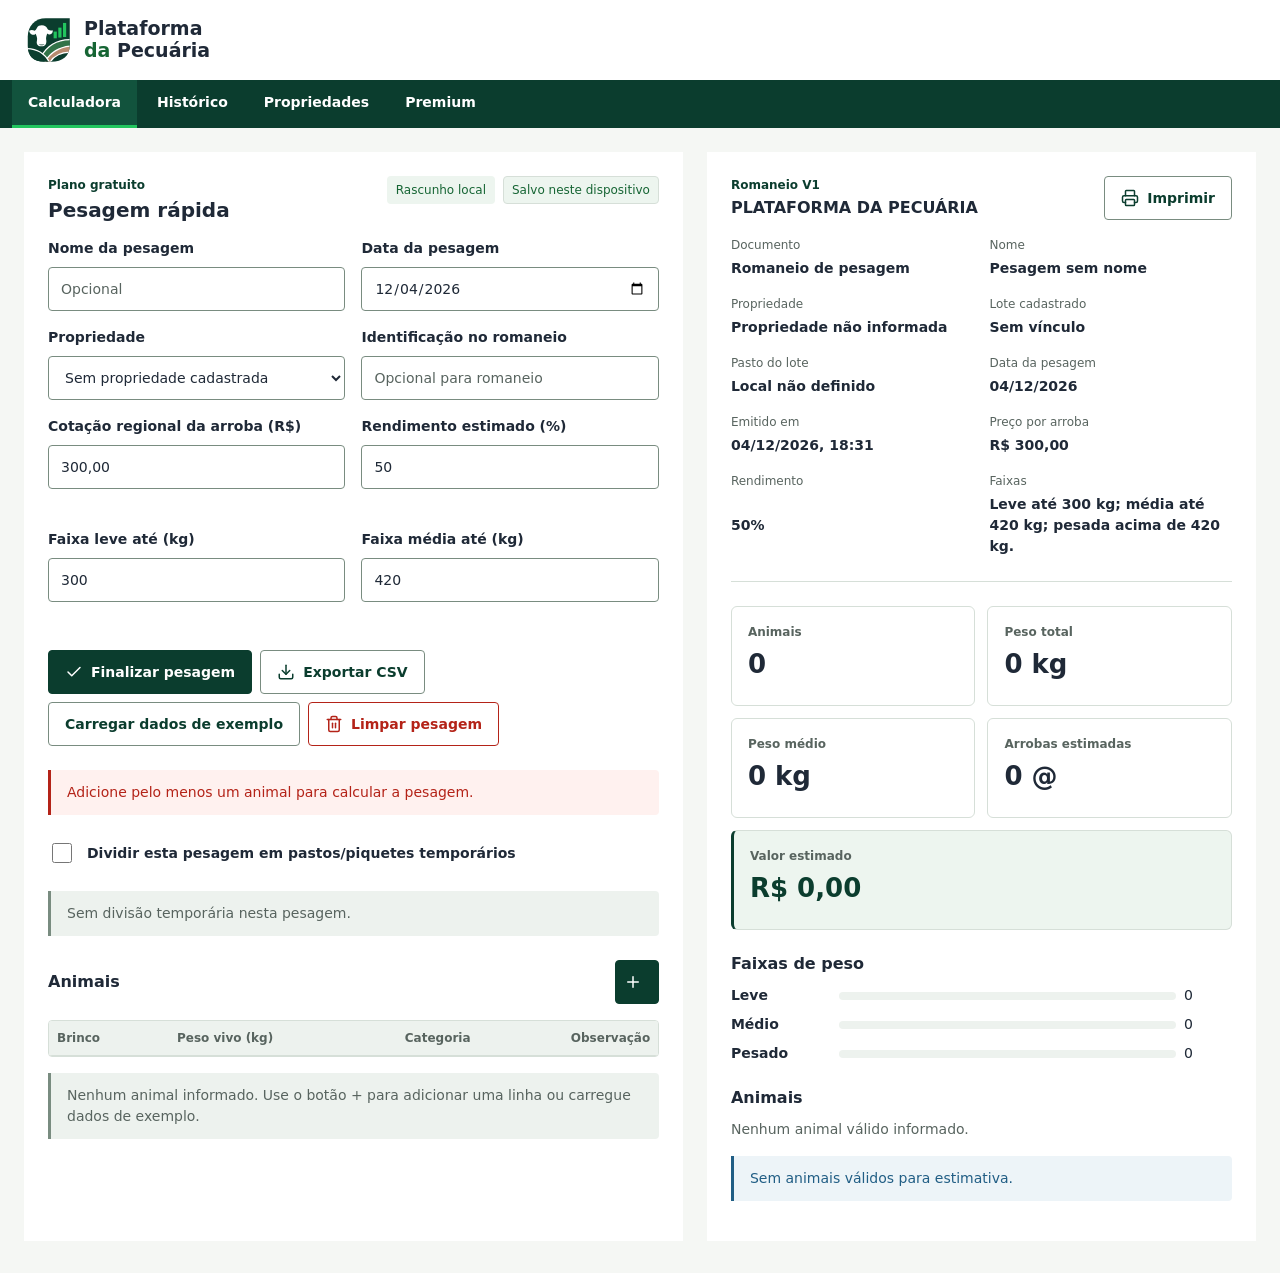
<file: index.html>
<!doctype html>
<html lang="pt-BR">
  <head>
    <meta charset="utf-8">
    <meta name="viewport" content="width=device-width, initial-scale=1">
    <title>Plataforma da Pecuária</title>
    <meta name="description" content="Calculadora de pesagem e base inicial para gestão rural.">
    <meta name="theme-color" content="#0B3D2E">
    <meta name="mobile-web-app-capable" content="yes">
    <meta name="apple-mobile-web-app-capable" content="yes">
    <meta name="apple-mobile-web-app-title" content="Pecuária">
    <meta name="apple-mobile-web-app-status-bar-style" content="default">
    <link rel="manifest" href="./manifest.webmanifest">
    <link rel="apple-touch-icon" href="./assets/icons/icon-180.png">
    <link rel="icon" type="image/png" sizes="32x32" href="./assets/icons/favicon-32.png">
    <link rel="stylesheet" href="styles.css">
  </head>
  <body>
    <div class="app-shell">
      <header class="topbar no-print">
        <div class="brand">
          <img class="brand-symbol" src="./assets/branding/symbol.svg" alt="" width="48" height="48">
          <h1>Plataforma<br><em>da</em> Pecuária</h1>
        </div>
        <nav class="tabs" aria-label="Navegação principal">
          <button class="tab-button active" id="calculator-tab" type="button" data-tab="calculator">Calculadora</button>
          <button class="tab-button" id="history-tab" type="button" data-tab="history">Histórico</button>
          <button class="tab-button" id="property-tab" type="button" data-tab="property">Propriedades</button>
          <button class="tab-button" id="premium-tab" type="button" data-tab="premium">Premium</button>
        </nav>
        <div class="pwa-controls no-print" aria-label="Aplicativo e conexão">
          <button class="secondary-button install-button hidden" id="install-app" type="button">Instalar aplicativo</button>
          <span class="connection-status hidden" id="connection-status" role="status" aria-live="polite"></span>
        </div>
      </header>

      <main>
        <section class="tab-panel active" id="calculator" aria-labelledby="calculator-tab">
          <div class="workspace">
            <section class="panel input-panel no-print" aria-label="Dados da pesagem">
              <div class="panel-heading">
                <div>
                  <p class="eyebrow">Plano gratuito</p>
                  <h2>Pesagem rápida</h2>
                </div>
                <div class="heading-actions">
                  <span class="status-pill">Rascunho local</span>
                  <span id="save-status" class="save-status saving" role="status" aria-live="polite">Salvando...</span>
                </div>
              </div>

              <div id="demo-banner" class="demo-banner hidden" role="status">
                Modo demonstração. Estes dados são fictícios e não podem ser finalizados no histórico.
              </div>

              <form id="weighing-form" class="form-grid">
                <label>
                  Nome da pesagem
                  <input id="weighing-name" type="text" value="" autocomplete="off" placeholder="Opcional">
                </label>
                <label>
                  Data da pesagem
                  <input id="weighing-date" type="date">
                </label>
                <label>
                  Propriedade
                  <select id="property-select">
                    <option value="">Sem propriedade cadastrada</option>
                  </select>
                </label>
                <label>
                  Identificação no romaneio
                  <input id="property-name" type="text" value="" placeholder="Opcional">
                </label>
                <label id="registered-lot-field" class="hidden">
                  Lote cadastrado (opcional)
                  <select id="registered-lot"><option value="">Sem lote cadastrado</option></select>
                </label>
                <label>
                  Cotação regional da arroba (R$)
                  <input id="arroba-price" type="text" inputmode="decimal" value="300,00" aria-describedby="arroba-price-message">
                  <span id="arroba-price-message" class="field-message error"></span>
                </label>
                <label>
                  Rendimento estimado (%)
                  <input id="yield-rate" type="text" inputmode="decimal" value="50" aria-describedby="yield-rate-message">
                  <span id="yield-rate-message" class="field-message error"></span>
                </label>
                <label>
                  Faixa leve até (kg)
                  <input id="light-limit" type="text" inputmode="decimal" value="300" aria-describedby="light-limit-message">
                  <span id="light-limit-message" class="field-message error"></span>
                </label>
                <label>
                  Faixa média até (kg)
                  <input id="medium-limit" type="text" inputmode="decimal" value="420" aria-describedby="medium-limit-message">
                  <span id="medium-limit-message" class="field-message error"></span>
                </label>
              </form>

              <div class="action-row">
                <button class="primary-button action-icon confirm" id="finalize-weighing" type="button">Finalizar pesagem</button>
                <button class="secondary-button action-icon download" id="export-current-csv" type="button">Exportar CSV</button>
                <button class="secondary-button" id="load-demo" type="button">Carregar dados de exemplo</button>
                <button class="secondary-button danger action-icon delete" id="clear-weighing" type="button">Limpar pesagem</button>
              </div>

              <div id="finalize-feedback" class="success-message hidden" role="status" aria-live="polite">
                <strong>Pesagem salva neste dispositivo.</strong>
                <div class="feedback-actions">
                  <button class="secondary-button" id="view-saved-weighing" type="button">Ver pesagem</button>
                  <button class="secondary-button" id="new-weighing" type="button">Nova pesagem</button>
                </div>
              </div>

              <div id="global-message" class="app-message" role="status"></div>
              <div id="persistence-message" class="app-message persistence-message hidden" role="status"></div>

              <section class="temporary-paddocks" aria-label="Pastos temporários da pesagem">
                <label class="toggle-row">
                  <input id="use-paddocks" type="checkbox">
                  <span>Dividir esta pesagem em pastos/piquetes temporários</span>
                </label>

                <div id="paddock-config" class="paddock-config hidden">
                  <div class="table-toolbar">
                    <h3>Pastos da pesagem</h3>
                    <button class="icon-button" id="add-paddock" type="button" aria-label="Adicionar pasto" title="Adicionar pasto">+</button>
                  </div>
                  <div class="animal-table-wrap">
                    <table class="animal-table">
                      <thead>
                        <tr>
                          <th>Nome do pasto</th>
                          <th>Lotação máxima</th>
                          <th>Uso atual</th>
                          <th>Situação</th>
                          <th aria-label="Ações"></th>
                        </tr>
                      </thead>
                      <tbody id="paddock-rows"></tbody>
                    </table>
                  </div>
                </div>

                <div id="no-paddock-message" class="empty-state">
                  Sem divisão temporária nesta pesagem.
                </div>
              </section>

              <div class="table-toolbar">
                <h3>Animais</h3>
                <button class="icon-button" id="add-animal" type="button" aria-label="Adicionar animal" title="Adicionar animal">+</button>
              </div>

              <div class="animal-table-wrap">
                <table class="animal-table">
                  <thead>
                    <tr>
                      <th>Brinco</th>
                      <th>Peso vivo (kg)</th>
                      <th>Categoria</th>
                      <th>Observação</th>
                      <th aria-label="Ações"></th>
                    </tr>
                  </thead>
                  <tbody id="animal-rows"></tbody>
                </table>
              </div>
              <p id="animal-empty-message" class="empty-state">
                Nenhum animal informado. Use o botão + para adicionar uma linha ou carregue dados de exemplo.
              </p>
            </section>

            <aside class="panel results-panel print-area" aria-label="Resultado da pesagem">
              <div class="panel-heading">
                <div>
                  <p class="eyebrow">Romaneio V1</p>
                  <h2>PLATAFORMA DA PECUÁRIA</h2>
                </div>
                <button id="print-report" class="secondary-button action-icon print no-print" type="button">Imprimir</button>
              </div>

              <section class="report-meta" aria-label="Identificação do romaneio">
                <div><span>Documento</span><strong id="report-document">Romaneio de pesagem</strong></div>
                <div><span>Nome</span><strong id="report-name">Pesagem sem nome</strong></div>
                <div><span>Propriedade</span><strong id="report-property">Propriedade não informada</strong></div>
                <div><span>Lote cadastrado</span><strong id="report-lot">Sem vínculo</strong></div>
                <div><span>Pasto do lote</span><strong id="report-paddock">Local não definido</strong></div>
                <div><span>Data da pesagem</span><strong id="report-date">Data não informada</strong></div>
                <div><span>Emitido em</span><strong id="report-issued-at">Emissão não informada</strong></div>
                <div><span>Preço por arroba</span><strong id="report-price">R$ 0,00</strong></div>
                <div><span>Rendimento</span><strong id="report-yield">0%</strong></div>
                <div><span>Faixas</span><strong id="report-band-params">Faixas não informadas</strong></div>
              </section>

              <div class="metrics">
                <div class="metric">
                  <span>Animais</span>
                  <strong id="total-animals">0</strong>
                </div>
                <div class="metric">
                  <span>Peso total</span>
                  <strong id="total-weight">0 kg</strong>
                </div>
                <div class="metric">
                  <span>Peso médio</span>
                  <strong id="average-weight">0 kg</strong>
                </div>
                <div class="metric">
                  <span>Arrobas estimadas</span>
                  <strong id="total-arrobas">0 @</strong>
                </div>
                <div class="metric accent">
                  <span>Valor estimado</span>
                  <strong id="estimated-value">R$ 0,00</strong>
                </div>
              </div>

              <section class="breakdown" aria-label="Faixas de peso">
                <h3>Faixas de peso</h3>
                <div id="weight-bands" class="band-list"></div>
              </section>

              <section class="breakdown" aria-label="Animais do romaneio">
                <h3>Animais</h3>
                <div id="report-list" class="report-list"></div>
              </section>

              <p id="report-estimate-note" class="estimate-note">
                Valores calculados como estimativas.
              </p>
            </aside>
          </div>
        </section>

        <section class="tab-panel" id="history" aria-labelledby="history-tab">
          <div class="workspace history-workspace">
            <section class="panel history-list-panel no-print" aria-label="Histórico de pesagens">
              <div class="panel-heading">
                <div>
                  <p class="eyebrow">Histórico local</p>
                  <h2>Pesagens salvas</h2>
                </div>
                <span class="status-pill neutral">Dados armazenados neste dispositivo.</span>
              </div>
              <label class="history-filter">
                Propriedade
                <select id="history-property-filter">
                  <option value="all">Todas as propriedades</option>
                  <option value="unlinked">Sem vínculo</option>
                </select>
              </label>
              <p id="history-empty-message" class="empty-state">Nenhuma pesagem salva neste dispositivo.</p>
              <label class="history-filter">Lote cadastrado
                <select id="history-lot-filter"><option value="all">Todos os lotes</option><option value="unlinked">Sem vínculo</option></select>
              </label>
              <div id="history-list" class="history-list"></div>
            </section>

            <aside class="panel results-panel history-detail print-area" aria-label="Detalhe da pesagem salva">
              <div class="panel-heading">
                <div>
                  <p class="eyebrow">Romaneio salvo</p>
                  <h2>PLATAFORMA DA PECUÁRIA</h2>
                </div>
                <div class="history-actions no-print">
                  <button class="secondary-button action-icon download" id="export-history-csv" type="button">Exportar CSV</button>
                  <button class="secondary-button action-icon print" id="print-history-report" type="button">Imprimir</button>
                  <button class="secondary-button danger action-icon delete" id="delete-history-session" type="button">Excluir</button>
                </div>
              </div>

              <div id="history-detail-empty" class="empty-state">
                Selecione uma pesagem salva para ver o romaneio.
              </div>

              <div id="history-detail-content" class="hidden">
                <section class="report-meta" aria-label="Identificação da pesagem salva">
                  <div><span>Documento</span><strong>Romaneio de pesagem</strong></div>
                  <div><span>Nome</span><strong id="history-report-name">Pesagem sem nome</strong></div>
                  <div><span>Propriedade</span><strong id="history-report-property">Propriedade não informada</strong></div>
                  <div><span>Lote cadastrado</span><strong id="history-report-lot">Sem vínculo</strong></div>
                  <div><span>Pasto na finalização</span><strong id="history-report-paddock">Local não definido</strong></div>
                  <div><span>Data da pesagem</span><strong id="history-report-date">Data não informada</strong></div>
                  <div><span>Salvo em</span><strong id="history-report-created-at">Salvamento não informado</strong></div>
                  <div><span>Preço por arroba</span><strong id="history-report-price">R$ 0,00</strong></div>
                  <div><span>Rendimento</span><strong id="history-report-yield">0%</strong></div>
                  <div><span>Faixas</span><strong id="history-report-band-params">Faixas não informadas</strong></div>
                </section>

                <div class="metrics">
                  <div class="metric">
                    <span>Animais</span>
                    <strong id="history-total-animals">0</strong>
                  </div>
                  <div class="metric">
                    <span>Peso total</span>
                    <strong id="history-total-weight">0 kg</strong>
                  </div>
                  <div class="metric">
                    <span>Peso médio</span>
                    <strong id="history-average-weight">0 kg</strong>
                  </div>
                  <div class="metric">
                    <span>Arrobas estimadas</span>
                    <strong id="history-total-arrobas">0 @</strong>
                  </div>
                  <div class="metric accent">
                    <span>Valor estimado</span>
                    <strong id="history-estimated-value">R$ 0,00</strong>
                  </div>
                </div>

                <section class="breakdown" aria-label="Animais da pesagem salva">
                  <h3>Animais</h3>
                  <div id="history-report-list" class="report-list"></div>
                </section>

                <p class="estimate-note">
                  Valores calculados como estimativas, usando o rendimento e a cotação informados no momento da finalização.
                </p>
              </div>
            </aside>
          </div>
        </section>

        <section class="hidden no-print" id="herd" aria-label="Rebanho da propriedade">
          <div class="panel">
            <div class="panel-heading"><h2>Rebanho</h2></div>
            <div class="form-grid">
              <label>Buscar animal<input id="herd-search" type="search" placeholder="Brinco ou nome" autocomplete="off"></label>
            </div>
            <div class="metrics herd-metrics">
              <div class="metric"><span>Pastos ativos</span><strong id="herd-count-paddock">0</strong></div>
              <div class="metric"><span>Lotes ativos</span><strong id="herd-count-lot">0</strong></div>
              <div class="metric"><span>Animais ativos cadastrados</span><strong id="herd-count-animal">0</strong></div>
            </div>
            <p id="herd-feedback" class="app-message hidden" role="status" aria-live="polite"></p>
            <p id="herd-empty" class="empty-state">Nenhuma propriedade selecionada.</p>
            <div id="herd-sections"></div>
          </div>
        </section>

        <section class="tab-panel" id="property" aria-labelledby="property-tab">
          <div class="workspace single">
            <section class="panel">
              <div class="panel-heading">
                <div>
                  <p class="eyebrow">Minha operação</p>
                  <h2>Propriedades</h2>
                </div>
                <span class="status-pill neutral">Dados armazenados neste dispositivo.</span>
              </div>

              <div class="operation-form">
                <label>
                  Nome da operação
                  <input id="account-name" type="text" value="Minha operação" autocomplete="off" aria-describedby="account-name-message">
                  <span id="account-name-message" class="field-message error"></span>
                </label>
                <button class="secondary-button" id="save-account-name" type="button">Salvar operação</button>
              </div>

              <div class="properties-header">
                <div>
                  <p class="eyebrow">Propriedades</p>
                  <h3>Cadastro local</h3>
                </div>
                <button class="primary-button action-icon add" id="new-property" type="button">Nova propriedade</button>
              </div>

              <form id="property-form" class="property-form hidden">
                <input id="property-id" type="hidden" value="">
                <div class="property-grid">
                  <label>
                    Nome *
                    <input id="property-form-name" type="text" value="" autocomplete="off" aria-describedby="property-name-message">
                    <span id="property-name-message" class="field-message error"></span>
                  </label>
                  <label>
                    Município
                    <input id="property-municipality" type="text" value="" autocomplete="off">
                  </label>
                  <label>
                    Estado/UF
                    <input id="property-state" type="text" value="" autocomplete="off" maxlength="2">
                  </label>
                  <label class="property-notes">
                    Observações
                    <textarea id="property-notes" rows="3"></textarea>
                  </label>
                </div>
                <div class="action-row">
                  <button class="primary-button" id="save-property" type="submit">Salvar propriedade</button>
                  <button class="secondary-button" id="cancel-property" type="button">Cancelar</button>
                </div>
              </form>

              <p id="property-feedback" class="app-message hidden" role="status"></p>
              <p id="property-empty-message" class="empty-state">Nenhuma propriedade cadastrada neste dispositivo.</p>
              <div id="property-list" class="property-list"></div>
            </section>
          </div>
        </section>

        <section class="tab-panel" id="property-detail" aria-labelledby="property-detail-name">
          <header class="property-context-header no-print">
            <button type="button" class="secondary-button" id="back-properties">Voltar às propriedades</button>
            <h2 id="property-detail-name"></h2>
            <p id="property-detail-location"></p>
            <nav class="property-context-nav" aria-label="Seções da propriedade">
              <button type="button" class="secondary-button" data-property-section="overview">Visão geral</button>
              <button type="button" class="secondary-button" data-property-section="herd">Rebanho</button>
              <button type="button" class="secondary-button" data-property-section="weighings">Pesagens</button>
              <button type="button" class="secondary-button" data-property-section="health">Sanidade</button>
              <button type="button" class="secondary-button" data-property-section="reproduction">Reprodução</button>
            </nav>
          </header>
          <p id="property-context-feedback" role="status"></p>
          <section id="property-overview" class="panel" aria-label="Visão geral">
            <div class="metrics">
              <div class="metric"><span>Pastos ativos</span><strong id="property-count-paddocks">0</strong></div>
              <div class="metric"><span>Lotes ativos</span><strong id="property-count-lots">0</strong></div>
              <div class="metric"><span>Animais ativos cadastrados</span><strong id="property-count-animals">0</strong></div>
              <div class="metric"><span>Pesagens registradas</span><strong id="property-count-weighings">0</strong></div>
            </div>
          </section>
          <div id="property-herd-slot"></div>
          <div id="property-weighings-slot"></div>
          <section id="reproduction" class="panel hidden" aria-labelledby="reproduction-title">
            <div class="properties-header"><h2 id="reproduction-title">Reprodução</h2><button id="new-reproduction" type="button" class="primary-button action-icon add">Registrar evento reprodutivo</button></div>
            <div id="reproduction-filters" class="form-grid"></div>
            <p id="reproduction-feedback" role="status" aria-live="polite"></p>
            <div id="reproduction-list" class="herd-list"></div>
          </section>
          <section id="health" class="panel hidden" aria-labelledby="health-title">
            <div class="properties-header"><h2 id="health-title">Sanidade</h2><button id="new-health" type="button" class="primary-button action-icon add">Registrar manejo sanitário</button></div>
            <div id="health-filters" class="form-grid"></div>
            <p id="health-feedback" role="status" aria-live="polite"></p>
            <div id="health-list" class="herd-list"></div>
          </section>
        </section>

        <section class="tab-panel" id="premium" aria-labelledby="premium-tab">
          <div class="workspace single">
            <section class="panel">
              <div class="panel-heading">
                <div>
                  <p class="eyebrow">Caminho pago</p>
                  <h2>Gestão completa sem pressão</h2>
                </div>
                <span class="status-pill">Em planejamento</span>
              </div>
              <div class="premium-grid">
                <div>
                  <h3>Cadastro e histórico</h3>
                  <p>Animais individuais, lotes, pesagens anteriores, GMD e evolução de valor.</p>
                </div>
                <div>
                  <h3>Manejo</h3>
                  <p>Vacinação, reprodução, nascimento, castração, mortalidade e observações por animal.</p>
                </div>
                <div>
                  <h3>Propriedades e pastos</h3>
                  <p>Várias propriedades, pastos opcionais, movimentações e alerta de lotação máxima.</p>
                </div>
                <div>
                  <h3>Equipe e relatórios</h3>
                  <p>Permissões para funcionários, despesas, vendas, compras, PDFs e exportações.</p>
                </div>
              </div>
            </section>
          </div>
        </section>
      </main>
    </div>

    <dialog id="finalize-dialog" class="finalize-dialog">
      <form method="dialog">
        <div class="panel-heading">
          <div>
            <p class="eyebrow">Confirmar</p>
            <h2>Finalizar pesagem</h2>
          </div>
        </div>
        <div id="finalize-summary" class="finalize-summary"></div>
        <p class="estimate-note">A pesagem será salva neste dispositivo como histórico local.</p>
        <div class="dialog-actions">
          <button class="secondary-button" id="cancel-finalize" value="cancel" type="button">Cancelar</button>
          <button class="primary-button" id="confirm-finalize" value="confirm" type="button">Finalizar</button>
        </div>
      </form>
    </dialog>

    <dialog id="delete-dialog" class="finalize-dialog">
      <form method="dialog">
        <div class="panel-heading">
          <div>
            <p class="eyebrow">Excluir</p>
            <h2>Excluir pesagem</h2>
          </div>
        </div>
        <p class="delete-warning">Excluir esta pesagem deste dispositivo?</p>
        <p class="estimate-note">Esta ação não pode ser desfeita.</p>
        <div class="dialog-actions">
          <button class="secondary-button" id="cancel-delete" value="cancel" type="button">Cancelar</button>
          <button class="secondary-button danger" id="confirm-delete" value="confirm" type="button">Excluir</button>
        </div>
      </form>
    </dialog>

    <script src="src/calculator-core.js"></script>
    <script src="src/property-core.js"></script>
    <script src="src/local-data-core.js"></script>
    <script src="src/local-database.js"></script>
    <script src="src/account-repository.js"></script>
    <script src="src/property-repository.js"></script>
    <script src="src/draft-repository.js"></script>
    <script src="src/herd-core.js"></script>
    <script src="src/tag-code-core.js"></script>
    <script src="src/paddock-core.js"></script>
    <script src="src/lot-core.js"></script>
    <script src="src/fast-lot-registration-core.js"></script>
    <script src="src/herd-hierarchy-core.js"></script>
    <script src="src/animal-core.js"></script>
    <script src="src/animal-event-core.js"></script>
    <script src="src/animal-event-repository.js"></script>
    <script src="src/animal-history-core.js"></script>
    <script src="src/animal-history-repository.js"></script>
    <script src="src/animal-detail-controller.js"></script>
    <dialog id="animal-detail-dialog" class="finalize-dialog" aria-labelledby="animal-detail-title">
      <div class="panel-heading"><h2 id="animal-detail-title">Ficha do animal</h2><button id="close-animal-detail" class="secondary-button" type="button">Voltar ao rebanho</button></div>
      <p id="animal-detail-message" role="status" aria-live="polite"></p>
      <form id="animal-detail-form" class="hidden" novalidate></form>
      <div id="animal-detail-content"></div>
    </dialog>
    <script src="src/herd-repository.js"></script>
    <script src="src/paddock-repository.js"></script>
    <script src="src/lot-repository.js"></script>
    <script src="src/fast-lot-registration-repository.js"></script>
    <script src="src/animal-repository.js"></script>
    <script src="src/health-repository.js"></script>
    <dialog id="health-dialog" class="finalize-dialog" aria-labelledby="health-dialog-title"><form id="health-form" novalidate></form></dialog>
    <datalist id="health-dose-units"><option value="mL"></option><option value="L"></option><option value="mg"></option><option value="g"></option><option value="dose"></option></datalist>
    <script src="src/health-controller.js"></script>
    <script src="src/reproduction-repository.js"></script>
    <dialog id="reproduction-dialog" class="finalize-dialog" aria-labelledby="reproduction-dialog-title"><form id="reproduction-form" novalidate></form></dialog>
    <script src="src/reproduction-controller.js"></script>
    <dialog id="herd-dialog" class="finalize-dialog" aria-labelledby="herd-dialog-title"><form id="herd-form" novalidate></form></dialog>
    <dialog id="fast-lot-confirm" class="finalize-dialog" aria-labelledby="fast-lot-confirm-title">
      <form method="dialog">
        <h2 id="fast-lot-confirm-title">Confirmar cadastro rápido</h2>
        <p id="fast-lot-summary"></p>
        <div class="dialog-actions">
          <button class="secondary-button" value="cancel">Cancelar</button>
          <button class="primary-button action-icon confirm" value="confirm">Criar lote e animais</button>
        </div>
      </form>
    </dialog>
    <script src="src/herd-controller.js"></script>
    <script src="src/weighing-history-core.js"></script>
    <script src="src/weighing-repository.js"></script>
    <script src="src/csv-export-core.js"></script>
    <script src="app.js"></script>
    <script src="src/pwa-controller.js"></script>
  </body>
</html>
</file>
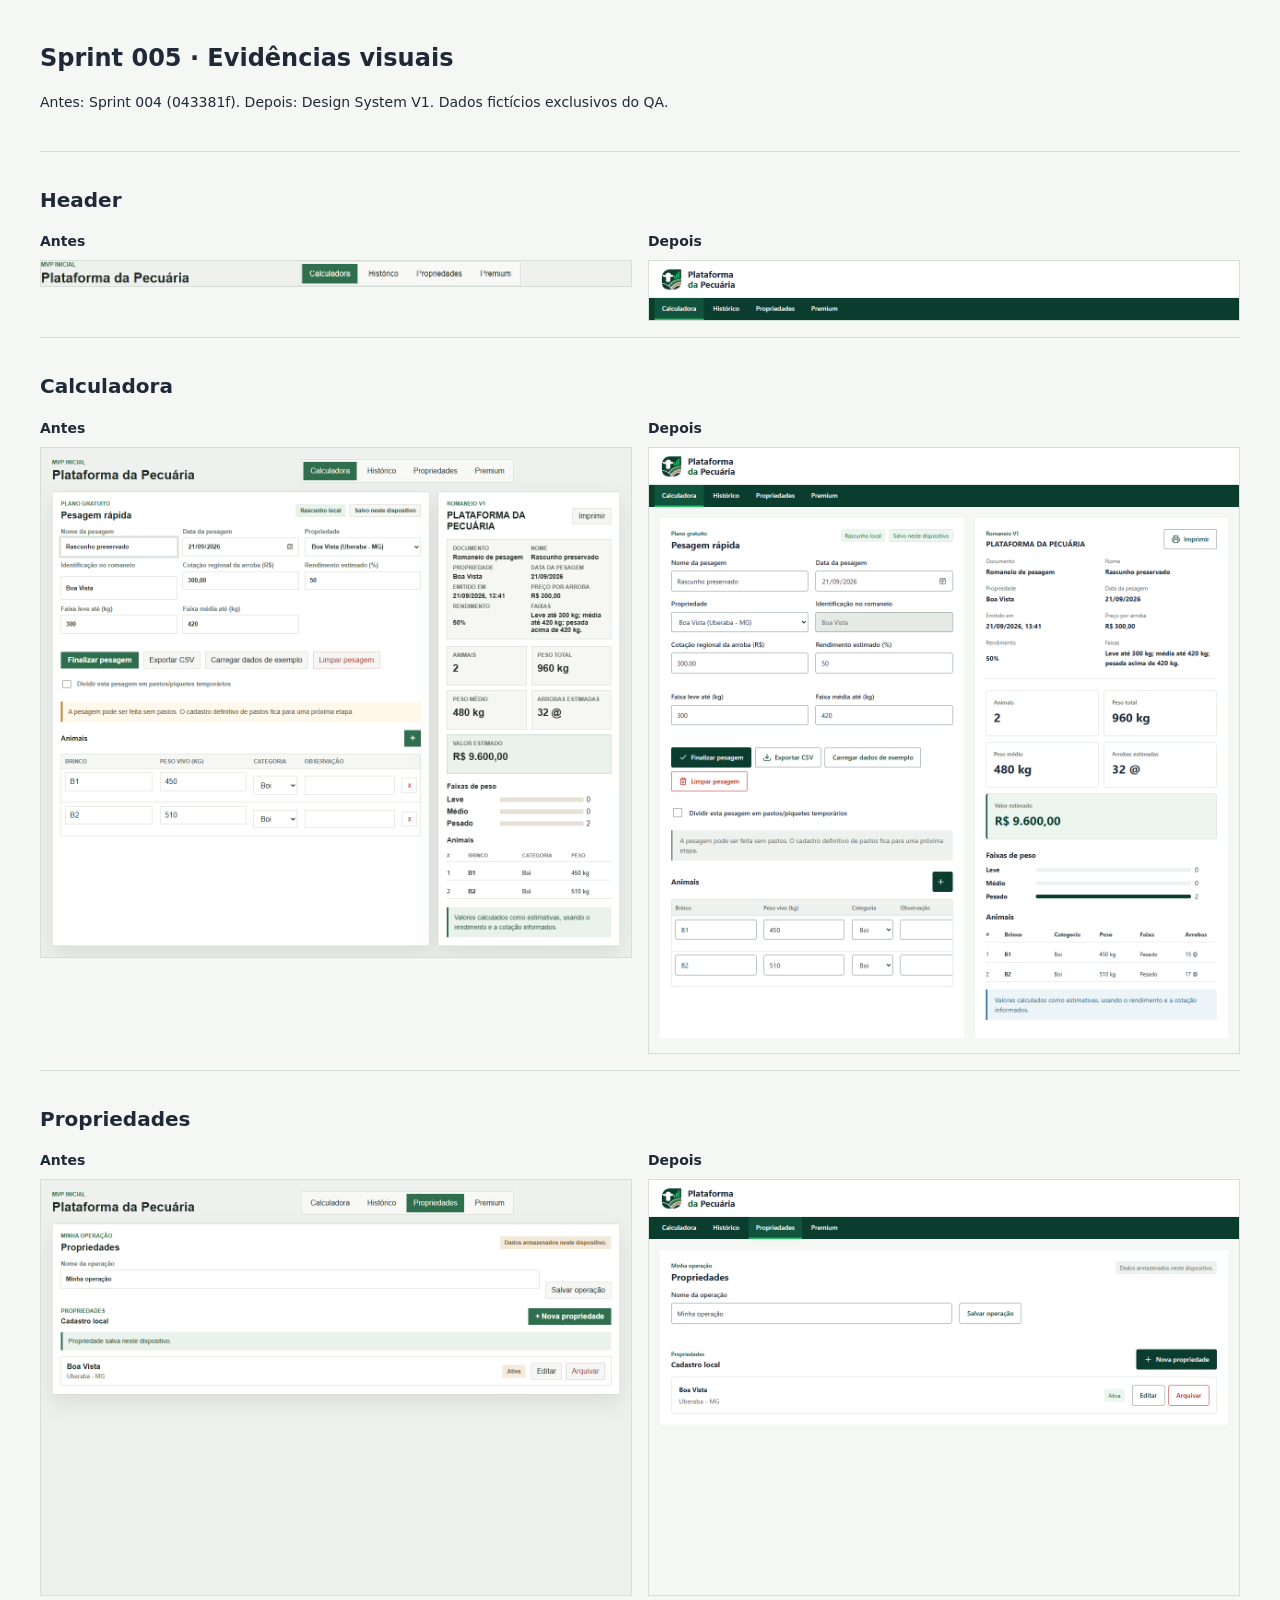
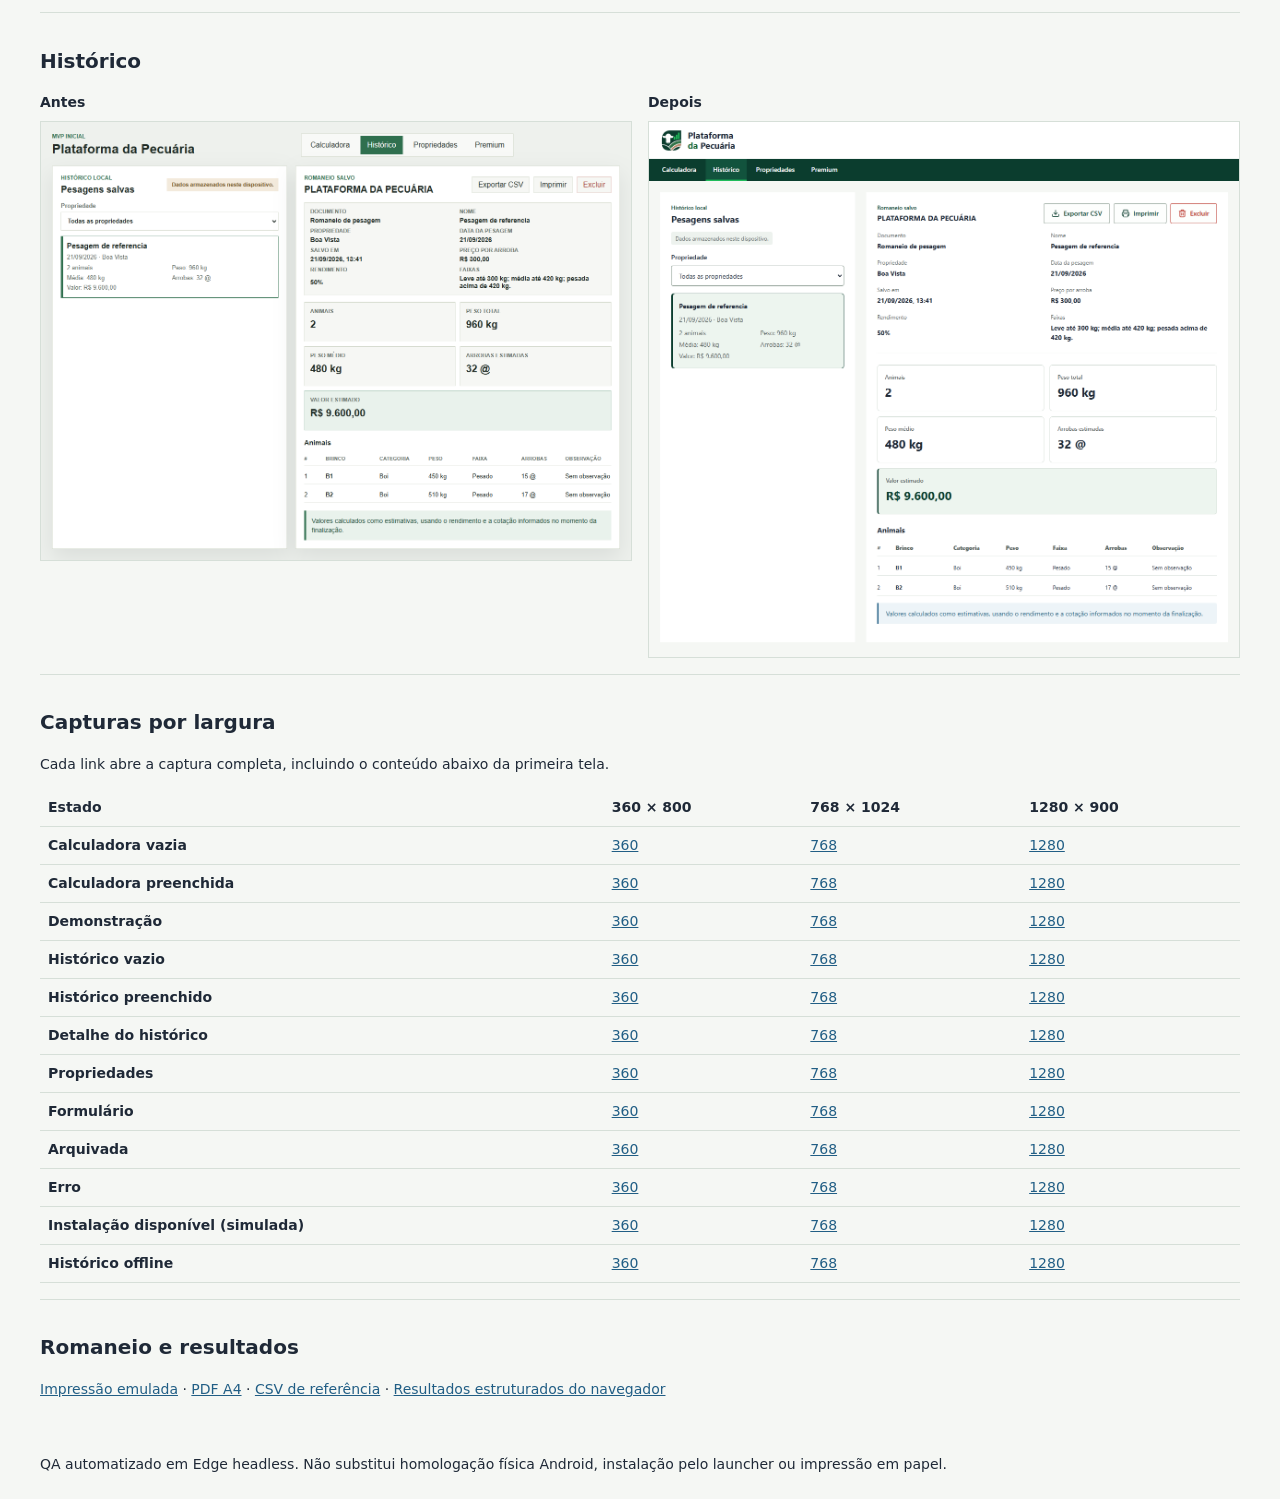
<file: docs/qa-sprint-005/index.html>
<!doctype html>
<html lang="pt-BR">
<head><meta charset="utf-8"><meta name="viewport" content="width=device-width, initial-scale=1"><title>QA visual - Sprint 005</title><link rel="stylesheet" href="./gallery.css"></head>
<body>
<header><h1>Sprint 005 · Evidências visuais</h1><p>Antes: Sprint 004 (043381f). Depois: Design System V1. Dados fictícios exclusivos do QA.</p></header>
<main>
  <section><h2>Header</h2><div class="pair"><figure><figcaption>Antes</figcaption><a href="./before-header.png"><img src="./before-header.png" alt="Header anterior"></a></figure><figure><figcaption>Depois</figcaption><a href="./after-header.png"><img src="./after-header.png" alt="Header atualizado"></a></figure></div></section>
  <section><h2>Calculadora</h2><div class="pair"><figure><figcaption>Antes</figcaption><a href="./before-calculator.png"><img src="./before-calculator.png" alt="Calculadora anterior" loading="lazy"></a></figure><figure><figcaption>Depois</figcaption><a href="./after-calculator.png"><img src="./after-calculator.png" alt="Calculadora atualizada" loading="lazy"></a></figure></div></section>
  <section><h2>Propriedades</h2><div class="pair"><figure><figcaption>Antes</figcaption><a href="./before-properties.png"><img src="./before-properties.png" alt="Propriedades antes" loading="lazy"></a></figure><figure><figcaption>Depois</figcaption><a href="./after-properties.png"><img src="./after-properties.png" alt="Propriedades depois" loading="lazy"></a></figure></div></section>
  <section><h2>Histórico</h2><div class="pair"><figure><figcaption>Antes</figcaption><a href="./before-history.png"><img src="./before-history.png" alt="Histórico antes" loading="lazy"></a></figure><figure><figcaption>Depois</figcaption><a href="./after-history.png"><img src="./after-history.png" alt="Histórico depois" loading="lazy"></a></figure></div></section>
  <section><h2>Capturas por largura</h2><p>Cada link abre a captura completa, incluindo o conteúdo abaixo da primeira tela.</p>
    <table><thead><tr><th>Estado</th><th>360 × 800</th><th>768 × 1024</th><th>1280 × 900</th></tr></thead><tbody>
      <tr><th>Calculadora vazia</th><td><a href="./360-calculator-empty.png">360</a></td><td><a href="./768-calculator-empty.png">768</a></td><td><a href="./1280-calculator-empty.png">1280</a></td></tr>
      <tr><th>Calculadora preenchida</th><td><a href="./360-calculator-filled.png">360</a></td><td><a href="./768-calculator-filled.png">768</a></td><td><a href="./1280-calculator-filled.png">1280</a></td></tr>
      <tr><th>Demonstração</th><td><a href="./360-demo.png">360</a></td><td><a href="./768-demo.png">768</a></td><td><a href="./1280-demo.png">1280</a></td></tr>
      <tr><th>Histórico vazio</th><td><a href="./360-history-empty.png">360</a></td><td><a href="./768-history-empty.png">768</a></td><td><a href="./1280-history-empty.png">1280</a></td></tr>
      <tr><th>Histórico preenchido</th><td><a href="./360-history.png">360</a></td><td><a href="./768-history.png">768</a></td><td><a href="./1280-history.png">1280</a></td></tr>
      <tr><th>Detalhe do histórico</th><td><a href="./360-history-detail.png">360</a></td><td><a href="./768-history-detail.png">768</a></td><td><a href="./1280-history-detail.png">1280</a></td></tr>
      <tr><th>Propriedades</th><td><a href="./360-properties.png">360</a></td><td><a href="./768-properties.png">768</a></td><td><a href="./1280-properties.png">1280</a></td></tr>
      <tr><th>Formulário</th><td><a href="./360-property-form.png">360</a></td><td><a href="./768-property-form.png">768</a></td><td><a href="./1280-property-form.png">1280</a></td></tr>
      <tr><th>Arquivada</th><td><a href="./360-archived.png">360</a></td><td><a href="./768-archived.png">768</a></td><td><a href="./1280-archived.png">1280</a></td></tr>
      <tr><th>Erro</th><td><a href="./360-error.png">360</a></td><td><a href="./768-error.png">768</a></td><td><a href="./1280-error.png">1280</a></td></tr>
      <tr><th>Instalação disponível (simulada)</th><td><a href="./360-install-available.png">360</a></td><td><a href="./768-install-available.png">768</a></td><td><a href="./1280-install-available.png">1280</a></td></tr>
      <tr><th>Histórico offline</th><td><a href="./360-offline-history.png">360</a></td><td><a href="./768-offline-history.png">768</a></td><td><a href="./1280-offline-history.png">1280</a></td></tr>
    </tbody></table>
  </section>
  <section><h2>Romaneio e resultados</h2><p><a href="./romaneio-print.png">Impressão emulada</a> · <a href="./romaneio.pdf">PDF A4</a> · <a href="./reference.csv">CSV de referência</a> · <a href="./results.json">Resultados estruturados do navegador</a></p></section>
</main>
<footer>QA automatizado em Edge headless. Não substitui homologação física Android, instalação pelo launcher ou impressão em papel.</footer>
</body></html>
</file>
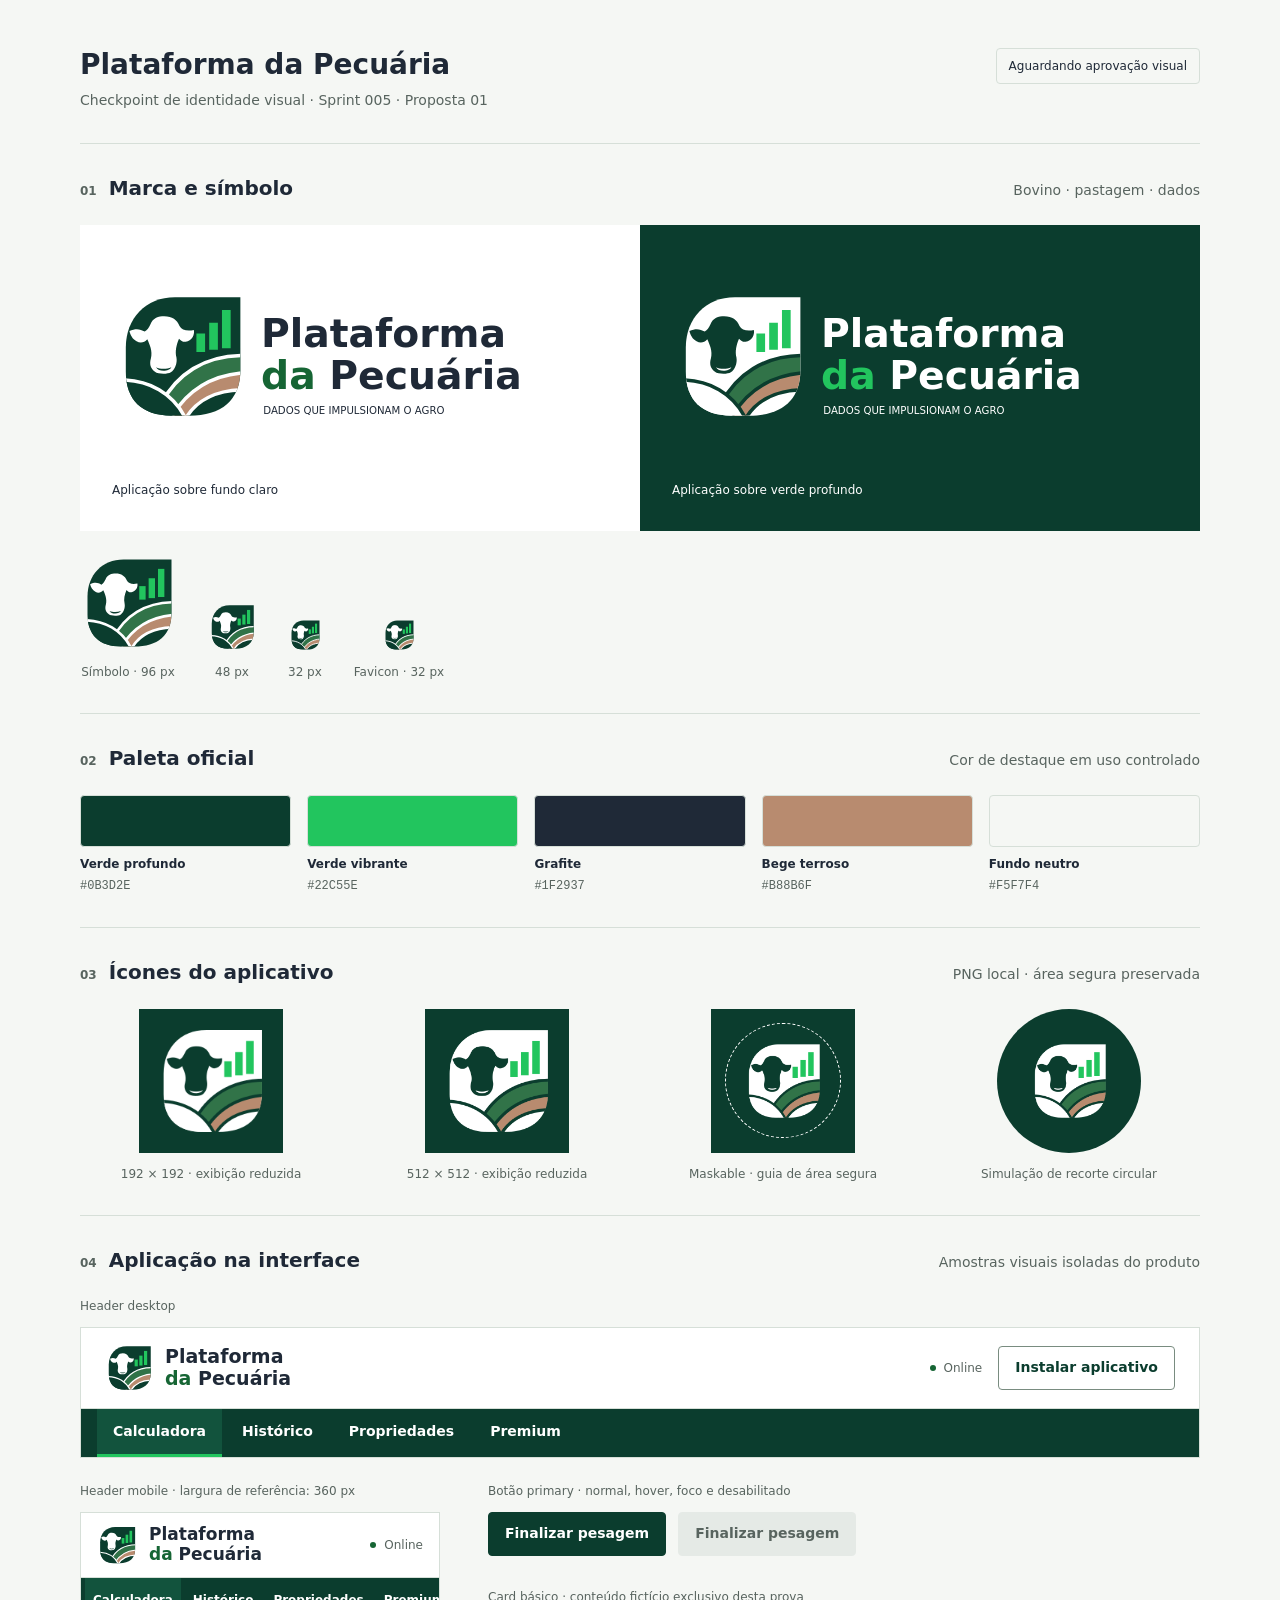
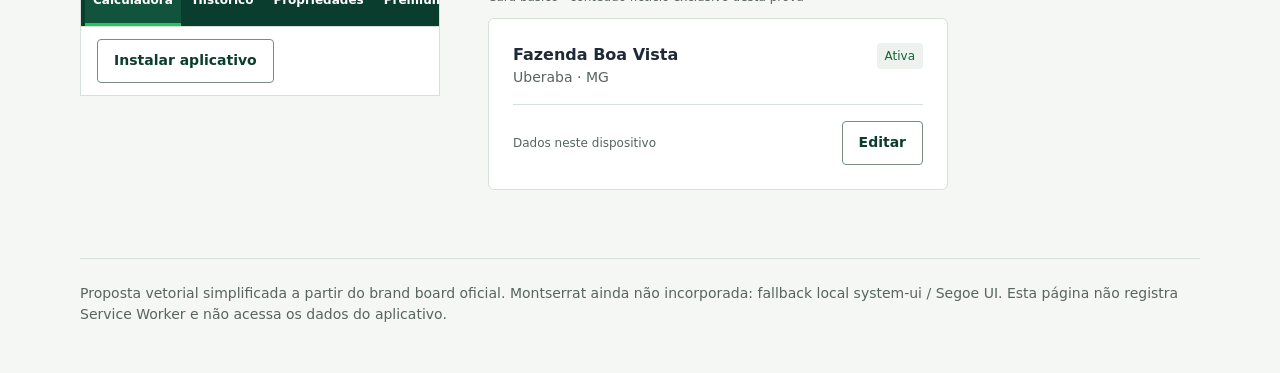
<file: docs/visual-sprint-005/index.html>
<!doctype html>
<html lang="pt-BR">
<head>
  <meta charset="utf-8">
  <meta name="viewport" content="width=device-width, initial-scale=1">
  <title>Checkpoint visual | Sprint 005</title>
  <link rel="icon" type="image/png" href="./assets/favicon-32.png">
  <link rel="stylesheet" href="./checkpoint.css">
</head>
<body>
  <header class="review-head">
    <div><h1>Plataforma da Pecuária</h1><p>Checkpoint de identidade visual · Sprint 005 · Proposta 01</p></div>
    <span class="review-status">Aguardando aprovação visual</span>
  </header>
  <main>
    <section class="review-section" aria-labelledby="logos-heading">
      <div class="section-heading"><h2 id="logos-heading"><span class="section-number">01</span>Marca e símbolo</h2><p>Bovino · pastagem · dados</p></div>
      <div class="logo-grid">
        <div class="logo-stage"><img src="./assets/logo-horizontal.svg" alt="Plataforma da Pecuária — dados que impulsionam o agro" width="680" height="200"><span class="stage-label">Aplicação sobre fundo claro</span></div>
        <div class="logo-stage dark"><img src="./assets/logo-horizontal-inverse.svg" alt="Plataforma da Pecuária — versão sobre verde profundo" width="680" height="200"><span class="stage-label">Aplicação sobre verde profundo</span></div>
      </div>
      <div class="symbol-strip">
        <figure><img class="symbol-96" src="./assets/symbol.svg" alt="Símbolo isolado" width="96" height="96"><figcaption>Símbolo · 96 px</figcaption></figure>
        <figure><img class="symbol-48" src="./assets/symbol.svg" alt="Símbolo a 48 pixels" width="48" height="48"><figcaption>48 px</figcaption></figure>
        <figure><img class="symbol-32" src="./assets/symbol.svg" alt="Símbolo a 32 pixels" width="32" height="32"><figcaption>32 px</figcaption></figure>
        <figure><img class="symbol-32" src="./assets/favicon-32.png" alt="Favicon a 32 pixels" width="32" height="32"><figcaption>Favicon · 32 px</figcaption></figure>
      </div>
    </section>
    <section class="review-section" aria-labelledby="palette-heading">
      <div class="section-heading"><h2 id="palette-heading"><span class="section-number">02</span>Paleta oficial</h2><p>Cor de destaque em uso controlado</p></div>
      <div class="palette">
        <div><div class="swatch primary"></div><strong>Verde profundo</strong><code>#0B3D2E</code></div>
        <div><div class="swatch accent"></div><strong>Verde vibrante</strong><code>#22C55E</code></div>
        <div><div class="swatch text"></div><strong>Grafite</strong><code>#1F2937</code></div>
        <div><div class="swatch earth"></div><strong>Bege terroso</strong><code>#B88B6F</code></div>
        <div><div class="swatch background"></div><strong>Fundo neutro</strong><code>#F5F7F4</code></div>
      </div>
    </section>
    <section class="review-section" aria-labelledby="icons-heading">
      <div class="section-heading"><h2 id="icons-heading"><span class="section-number">03</span>Ícones do aplicativo</h2><p>PNG local · área segura preservada</p></div>
      <div class="icons-grid">
        <figure><img class="pwa-icon" src="./assets/icon-192.png" alt="Ícone PWA 192" width="192" height="192"><figcaption>192 × 192 · exibição reduzida</figcaption></figure>
        <figure><img class="pwa-icon" src="./assets/icon-512.png" alt="Ícone PWA 512" width="512" height="512"><figcaption>512 × 512 · exibição reduzida</figcaption></figure>
        <figure><div class="safe-icon"><img class="pwa-icon" src="./assets/icon-maskable-512.png" alt="Ícone com guia circular de área segura" width="512" height="512"></div><figcaption>Maskable · guia de área segura</figcaption></figure>
        <figure><img class="pwa-icon round-icon" src="./assets/icon-maskable-512.png" alt="Simulação do recorte circular Android" width="512" height="512"><figcaption>Simulação de recorte circular</figcaption></figure>
      </div>
    </section>
    <section class="review-section" aria-labelledby="ui-heading">
      <div class="section-heading"><h2 id="ui-heading"><span class="section-number">04</span>Aplicação na interface</h2><p>Amostras visuais isoladas do produto</p></div>
      <p class="example-caption">Header desktop</p>
      <div class="header-example" id="header-desktop">
        <div class="app-header">
          <div class="brand"><img src="./assets/symbol.svg" alt="" width="48" height="48"><span class="brand-name">Plataforma<br><em>da</em> Pecuária</span></div>
          <div class="header-tools"><span class="connection">Online</span><button class="secondary-button" type="button" data-feedback="Amostra visual do botão de instalação.">Instalar aplicativo</button></div>
        </div>
        <nav class="app-nav" aria-label="Amostra de navegação desktop"><button type="button" aria-current="page">Calculadora</button><button type="button">Histórico</button><button type="button">Propriedades</button><button type="button">Premium</button></nav>
      </div>
      <div class="mobile-and-components">
        <div>
          <p class="example-caption">Header mobile · largura de referência: 360 px</p>
          <div class="mobile-example" id="header-mobile">
            <div class="app-header"><div class="brand"><img src="./assets/symbol.svg" alt="" width="40" height="40"><span class="brand-name">Plataforma<br><em>da</em> Pecuária</span></div><span class="connection">Online</span></div>
            <nav class="app-nav" aria-label="Amostra de navegação mobile"><button type="button" aria-current="page">Calculadora</button><button type="button">Histórico</button><button type="button">Propriedades</button><button type="button">Premium</button></nav>
            <div class="mobile-note"><button class="secondary-button" type="button" data-feedback="Amostra visual do botão de instalação mobile.">Instalar aplicativo</button></div>
          </div>
        </div>
        <div class="components">
          <p class="example-caption">Botão primary · normal, hover, foco e desabilitado</p>
          <div class="button-row"><button class="primary-button" id="primary-sample" type="button" data-feedback="Estado de acionamento verificado. Nenhuma pesagem foi salva.">Finalizar pesagem</button><button class="primary-button" type="button" disabled>Finalizar pesagem</button></div>
          <p class="example-caption">Card básico · conteúdo fictício exclusivo desta prova</p>
          <article class="basic-card" id="card-sample"><div class="card-heading"><div><h3>Fazenda Boa Vista</h3><p>Uberaba · MG</p></div><span class="badge">Ativa</span></div><div class="card-footer"><span>Dados neste dispositivo</span><button class="secondary-button" type="button" data-feedback="Amostra visual de edição. Nenhum cadastro foi alterado.">Editar</button></div></article>
        </div>
      </div>
      <p class="review-feedback" id="review-feedback" role="status" aria-live="polite"></p>
    </section>
  </main>
  <footer>Proposta vetorial simplificada a partir do brand board oficial. Montserrat ainda não incorporada: fallback local system-ui / Segoe UI. Esta página não registra Service Worker e não acessa os dados do aplicativo.</footer>
  <script src="./checkpoint.js"></script>
</body>
</html>
</file>
<file: styles.css>
@import url("./styles/tokens.css");
@import url("./styles/base.css");
@import url("./styles/components.css");
@import url("./styles/layout.css");
@import url("./styles/print.css");
</file>
<file: docs/qa-sprint-005/gallery.css>
@import url("../../styles/tokens.css");
* { box-sizing: border-box; }
body { margin: 0; background: var(--color-background); color: var(--color-text); font: var(--font-sm)/var(--line-body) var(--font-family); }
header, main, footer { width: min(1200px, calc(100% - 32px)); margin-inline: auto; }
header, footer { padding-block: var(--space-5); }
h1 { font-size: var(--font-xl); } h2 { font-size: var(--font-lg); }
a { color: var(--color-info); }
section { padding-block: var(--space-4); border-top: 1px solid var(--color-border); }
.pair { display: grid; grid-template-columns: repeat(2, minmax(0, 1fr)); gap: var(--space-4); }
figure { margin: 0; min-width: 0; } figcaption { margin-bottom: var(--space-2); font-weight: var(--font-semibold); }
img { width: 100%; height: auto; display: block; border: 1px solid var(--color-border); }
table { border-collapse: collapse; width: 100%; } th, td { text-align: left; padding: var(--space-2); border-bottom: 1px solid var(--color-border); }
@media (max-width: 700px) { .pair { grid-template-columns: minmax(0, 1fr); } th, td { padding: var(--space-1); } }
</file>
<file: docs/visual-sprint-005/checkpoint.css>
@import url("./tokens.css");

* { box-sizing: border-box; }
body { margin: 0; background: var(--color-background); color: var(--color-text); font-family: var(--font-family); font-size: var(--font-md); line-height: var(--line-body); letter-spacing: 0; }
button { font: inherit; }
h1, h2, h3, p { margin: 0; }
h1 { font-size: 28px; line-height: var(--line-heading); }
h2 { font-size: var(--font-lg); line-height: var(--line-heading); }
h3 { font-size: var(--font-md); }
img { display: block; max-width: 100%; }
.review-head, main, footer { width: min(1120px, calc(100% - 48px)); margin-inline: auto; }
.review-head { padding-block: var(--space-7) var(--space-6); display: flex; justify-content: space-between; align-items: start; gap: var(--space-5); }
.review-head p, .section-heading p, footer { color: var(--color-text-muted); font-size: var(--font-sm); }
.review-head p { margin-top: var(--space-2); }
.review-status { padding: var(--space-2) var(--space-3); border: 1px solid var(--color-border); border-radius: var(--radius-sm); font-size: var(--font-xs); white-space: nowrap; }
.review-section { padding-block: var(--space-6); border-top: 1px solid var(--color-border); }
.section-heading { display: flex; justify-content: space-between; gap: var(--space-4); align-items: baseline; margin-bottom: var(--space-5); }
.section-number { color: var(--color-text-muted); font-size: var(--font-xs); margin-right: var(--space-3); }
.logo-grid { display: grid; grid-template-columns: 1fr 1fr; }
.logo-stage { min-width: 0; padding: var(--space-6); min-height: 224px; display: flex; flex-direction: column; justify-content: center; gap: var(--space-5); background: var(--color-surface); }
.logo-stage.dark { background: var(--color-primary); color: var(--color-text-inverse); }
.logo-stage img { width: 100%; aspect-ratio: 680 / 200; object-fit: contain; }
.stage-label { font-size: var(--font-xs); }
.symbol-strip { display: flex; align-items: end; gap: var(--space-6); padding-top: var(--space-5); flex-wrap: wrap; }
figure { margin: 0; display: grid; justify-items: center; gap: var(--space-3); }
figcaption { font-size: var(--font-xs); color: var(--color-text-muted); text-align: center; }
.symbol-96 { width: 96px; height: 96px; }
.symbol-48 { width: 48px; height: 48px; }
.symbol-32 { width: 32px; height: 32px; }
.palette { display: grid; grid-template-columns: repeat(5, 1fr); gap: var(--space-4); }
.swatch { height: 52px; border-radius: var(--radius-sm); border: 1px solid var(--color-border); margin-bottom: var(--space-2); }
.swatch.primary { background: var(--color-primary); }
.swatch.accent { background: var(--color-accent); }
.swatch.text { background: var(--color-text); }
.swatch.earth { background: var(--color-earth); }
.swatch.background { background: var(--color-background); }
.palette strong, .palette code { display: block; font-size: var(--font-xs); }
.palette code { color: var(--color-text-muted); margin-top: var(--space-1); }
.icons-grid { display: grid; grid-template-columns: repeat(4, 1fr); align-items: start; gap: var(--space-5); }
.pwa-icon { width: 144px; height: 144px; }
.round-icon { border-radius: 50%; }
.safe-icon { position: relative; width: 144px; height: 144px; }
.safe-icon::after { content: ""; position: absolute; inset: 10%; border: 1px dashed var(--color-text-inverse); border-radius: 50%; }
.app-header { display: flex; align-items: center; justify-content: space-between; gap: var(--space-5); background: var(--color-surface); padding: var(--space-4) var(--space-5); border-bottom: 1px solid var(--color-border); }
.brand { display: flex; gap: var(--space-3); align-items: center; color: var(--color-text); }
.brand img { width: 48px; height: 48px; flex-shrink: 0; }
.brand-name { display: block; font-size: 19px; font-weight: var(--font-bold); line-height: 1.15; }
.brand-name em { font-style: normal; color: var(--color-success); }
.app-nav { display: flex; align-items: stretch; gap: var(--space-1); background: var(--color-primary); padding-inline: var(--space-4); }
.app-nav button { color: var(--color-text-inverse); border: 0; border-bottom: 3px solid transparent; background: transparent; min-height: 48px; padding: var(--space-3) var(--space-4); font-size: var(--font-sm); cursor: pointer; font-weight: var(--font-semibold); }
.app-nav button:hover { background: var(--color-primary-hover); }
.app-nav button[aria-current="page"] { border-bottom-color: var(--color-accent); background: var(--color-primary-hover); }
.connection { display: inline-flex; gap: var(--space-2); align-items: center; color: var(--color-text-muted); font-size: var(--font-xs); }
.connection::before { content: ""; width: 6px; height: 6px; border-radius: 50%; background: var(--color-success); }
.header-tools { display: flex; align-items: center; gap: var(--space-4); }
.primary-button, .secondary-button { min-height: var(--control-height); border-radius: var(--radius-sm); padding: var(--space-2) var(--space-4); border: 1px solid var(--color-primary); background: var(--color-primary); color: var(--color-text-inverse); font-size: var(--font-sm); font-weight: var(--font-semibold); cursor: pointer; }
.primary-button:hover { background: var(--color-primary-hover); }
.primary-button:active { background: var(--color-primary-active); }
.primary-button:disabled { color: var(--color-text-muted); background: var(--color-disabled); border-color: var(--color-disabled); cursor: not-allowed; }
.primary-button:focus-visible, .secondary-button:focus-visible, .app-nav button:focus-visible { outline: 3px solid var(--color-focus); outline-offset: 3px; }
.app-nav button:focus-visible { outline-color: var(--color-accent); outline-offset: -4px; }
.secondary-button { background: var(--color-surface); color: var(--color-primary); border-color: var(--color-border-strong); }
.secondary-button:hover { background: var(--color-surface-secondary); }
.header-example { border: 1px solid var(--color-border); margin-bottom: var(--space-5); }
.mobile-and-components { display: grid; grid-template-columns: 360px minmax(0, 1fr); gap: var(--space-7); align-items: start; }
.mobile-example { width: 360px; max-width: 100%; border: 1px solid var(--color-border); background: var(--color-surface); }
.mobile-example .app-header { padding: var(--space-3) var(--space-4); gap: var(--space-2); }
.mobile-example .brand-name { font-size: 17px; }
.mobile-example .brand img { width: 40px; height: 40px; }
.mobile-example .app-nav { padding-inline: var(--space-1); overflow-x: auto; }
.mobile-example .app-nav button { flex: 1; padding-inline: var(--space-2); font-size: var(--font-xs); }
.mobile-note { padding: var(--space-3) var(--space-4); border-top: 1px solid var(--color-border); }
.example-caption { margin-bottom: var(--space-3); font-size: var(--font-xs); color: var(--color-text-muted); }
.components { min-width: 0; }
.button-row { display: flex; gap: var(--space-3); flex-wrap: wrap; margin-bottom: var(--space-6); }
.basic-card { background: var(--color-surface); border: 1px solid var(--color-border); border-radius: var(--radius-md); padding: var(--space-5); display: grid; gap: var(--space-4); max-width: 460px; }
.card-heading { display: flex; align-items: start; justify-content: space-between; gap: var(--space-3); }
.basic-card p { font-size: var(--font-sm); color: var(--color-text-muted); }
.badge { padding: var(--space-1) var(--space-2); font-size: var(--font-xs); color: var(--color-success); background: var(--color-surface-secondary); border-radius: var(--radius-sm); }
.card-footer { display: flex; align-items: center; justify-content: space-between; gap: var(--space-3); padding-top: var(--space-4); border-top: 1px solid var(--color-border); }
.card-footer span { font-size: var(--font-xs); color: var(--color-text-muted); }
.review-feedback { min-height: 24px; font-size: var(--font-sm); color: var(--color-success); margin-top: var(--space-3); }
footer { padding-block: var(--space-5) var(--space-7); border-top: 1px solid var(--color-border); }
@media (max-width: 800px) {
  .review-head, main, footer { width: calc(100% - 32px); }
  .review-head, .section-heading { flex-direction: column; }
  .review-head { padding-top: var(--space-5); }
  h1 { font-size: var(--font-xl); }
  .logo-grid { grid-template-columns: 1fr; }
  .logo-stage { padding: var(--space-5); min-height: 176px; }
  .palette { grid-template-columns: repeat(2, 1fr); }
  .icons-grid { grid-template-columns: repeat(2, 1fr); gap: var(--space-5) var(--space-2); }
  .pwa-icon, .safe-icon { width: 128px; height: 128px; }
  .mobile-and-components { grid-template-columns: minmax(0, 1fr); gap: var(--space-6); }
  .header-example .app-header { flex-wrap: wrap; padding: var(--space-4); }
  .header-example .app-nav { overflow-x: auto; padding-inline: var(--space-1); }
  .header-example .app-nav button { padding-inline: var(--space-2); font-size: var(--font-xs); }
  .card-footer { flex-wrap: wrap; }
}
</file>
